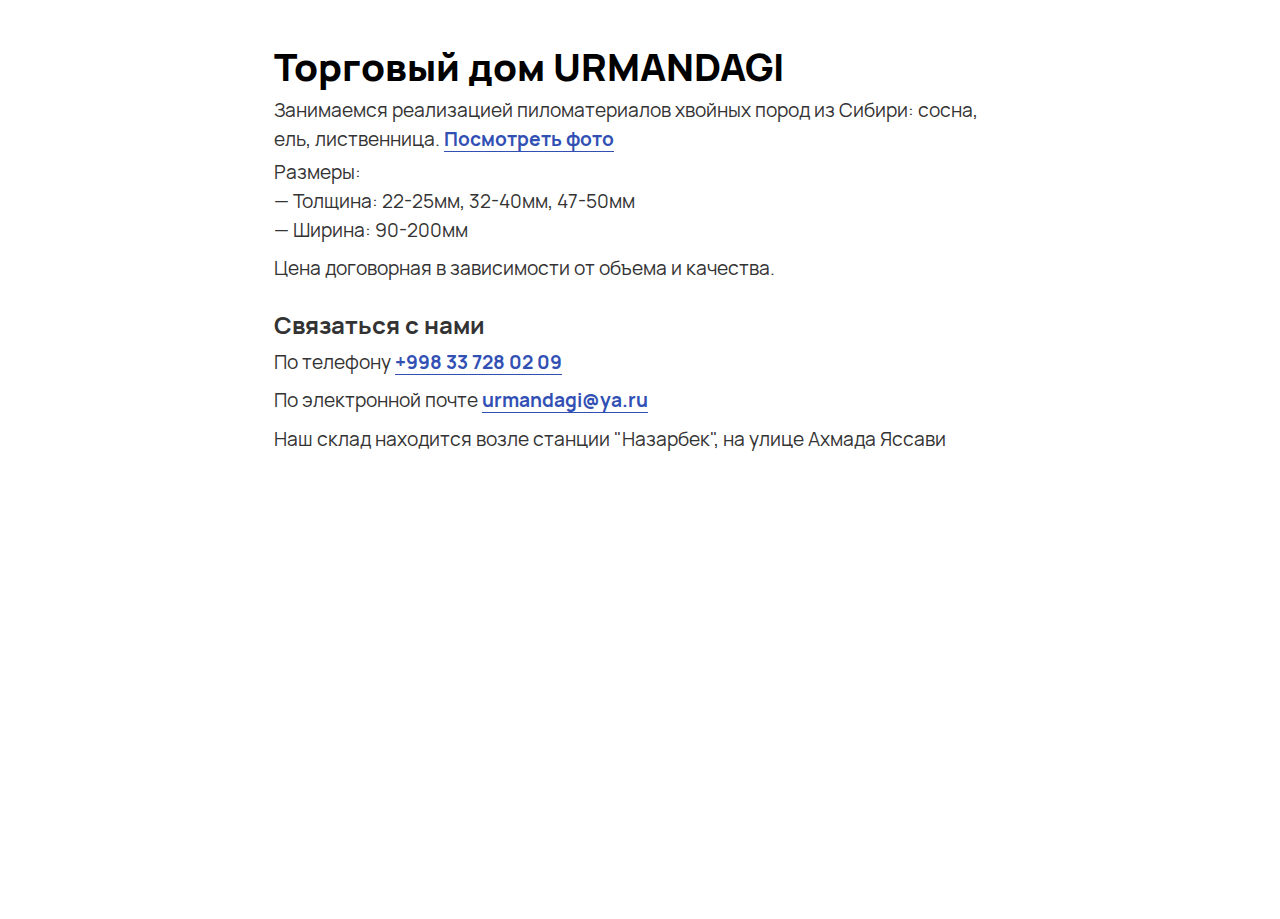
<file: index.html>
<!DOCTYPE html>
<html lang="en">
<head>
  <meta charset="UTF-8">
  <meta http-equiv="X-UA-Compatible" content="ie=edge" />
  
  <title>URMANDAGI</title>

  <meta name="mobile-web-app-capable" content="yes" />
  <meta name="apple-mobile-web-app-capable" content="yes" />
  <meta name="application-name" content="URMANDAGI" />
  <meta name="apple-mobile-web-app-status-bar-style" content="#fff" />
  <meta name="apple-mobile-web-app-title" content="URMANDAGI" />
  <meta name="viewport" content="width=device-width, initial-scale=1.0">
  <meta name="description" content="Пиломатериалы хвойных пород из Сибири">

  <meta property="og:site_name" content="URMANDAGI"/>
  <meta property="og:description" content="Пиломатериалы хвойных пород из Сибири"/>
  <meta property="og:title" content="URMANDAGI">
  <meta property="og:type" content="profile">
  <meta property="og:url" content="https://urmandagi.com" />
  <meta property="og:image" content="graph-preview-en.jpg" />
  
  <script type="text/javascript" src="code.js"></script>
  <link rel="canonical" href="https://urmandagi.com" />
  <link rel="stylesheet" href="style.css">

  <link rel="shortcut icon" href="/favicons/favicon.ico" type="image/x-icon">
  <link rel="apple-touch-icon" sizes="57x57" href="/favicons/apple-icon-57x57.png">
  <link rel="apple-touch-icon" sizes="60x60" href="/favicons/apple-icon-60x60.png">
  <link rel="apple-touch-icon" sizes="72x72" href="/favicons/apple-icon-72x72.png">
  <link rel="apple-touch-icon" sizes="76x76" href="/favicons/apple-icon-76x76.png">
  <link rel="apple-touch-icon" sizes="114x114" href="/favicons/apple-icon-114x114.png">
  <link rel="apple-touch-icon" sizes="120x120" href="/favicons/apple-icon-120x120.png">
  <link rel="apple-touch-icon" sizes="144x144" href="/favicons/apple-icon-144x144.png">
  <link rel="apple-touch-icon" sizes="152x152" href="/favicons/apple-icon-152x152.png">
  <link rel="apple-touch-icon" sizes="180x180" href="/favicons/apple-icon-180x180.png">
  <link rel="icon" type="image/png" sizes="192x192"  href="/favicons/android-icon-192x192.png">
  <link rel="icon" type="image/png" sizes="32x32" href="/favicons/favicon-32x32.png">
  <link rel="icon" type="image/png" sizes="96x96" href="/favicons/favicon-96x96.png">
  <link rel="icon" type="image/png" sizes="16x16" href="/favicons/favicon-16x16.png">
  <link rel="manifest" href="/favicons/manifest.json">
  <meta name="msapplication-TileColor" content="#ffffff">
  <meta name="msapplication-TileImage" content="/favicons/ms-icon-144x144.png">

  <meta name="mobile-web-app-capable" content="yes" />
  <meta name="apple-mobile-web-app-capable" content="yes" />
  <meta name="apple-mobile-web-app-status-bar-style" content="black-translucent">

  <meta name="theme-color" content="#ffffff" media="(prefers-color-scheme: light)">
  <meta name="theme-color" content="#333333" media="(prefers-color-scheme: dark)">


</head>

<body>
  <svg id="fader"></svg>
  <script>fadeInPage();</script>
  
  <h1 id="Name">Торговый дом URMANDAGI</h1>
Занимаемся реализацией пиломатериалов хвойных пород из Сибири: сосна, ель, лиственница. <strong><a href="photo.html">Посмотреть фото</a></strong>

<p>Размеры: <br>
— Толщина: 22-25мм, 32-40мм, 47-50мм <br>
— Ширина: 90-200мм
</p>

<p>
  Цена договорная в зависимости от объема и качества.
</p>

<!--
  <h2 id="Interests">Interests</h2>
  Boon. Use. Philosophy. Morality. Ethics. Culture. Myth. Antiquity. Creation. Beauty. Good. Mind. Order. Human. Truth. Love. Symbolism. Thinking. Mastery. Meaning. Freedom. Justice. Silence. Search. Asceticism. Peace. Simplicity. Purity. Naturalness. Nature. Compassion. Harmony.
-->

  <h2 id="Contacts">Связаться с нами</h2>
<!--<a href="https://t.me/genrihgrigoryan">Telegram</a> . <a href="https://vk.com/genrihgrigoryan">VK</a> . <a href="mailto:iamgenrih@gmail.com">Email</a>
-->
  <p>По телефону <strong><a href="tel:+998337280209">+998 33 728 02 09</a></strong></p>
  <p>По электронной почте <strong><a href="mailto:urmandagi@ya.ru">urmandagi@ya.ru</a></strong></p>
  <p>
    Наш склад находится возле станции "Назарбек", на улице Ахмада Яссави
  </p>
  
  <iframe src="https://yandex.ru/map-widget/v1/?um=constructor%3A7288035ba6e67f3d208a3b219f1fa673372b2fddfcf8240ea940a74fd507b22e&amp;source=constructor" width="100%" height="400" frameborder="0"></iframe>  <br>
  <br>

<!--
  <footer>
    <div style="margin:4em auto; font-size: 18px; text-align:center;">
      <span class = "sans" style="padding:10px; cursor: pointer;" onclick="toggleTheme()">◐</span>
    </div>
  </footer>
  -->
</body>
</html>
</file>
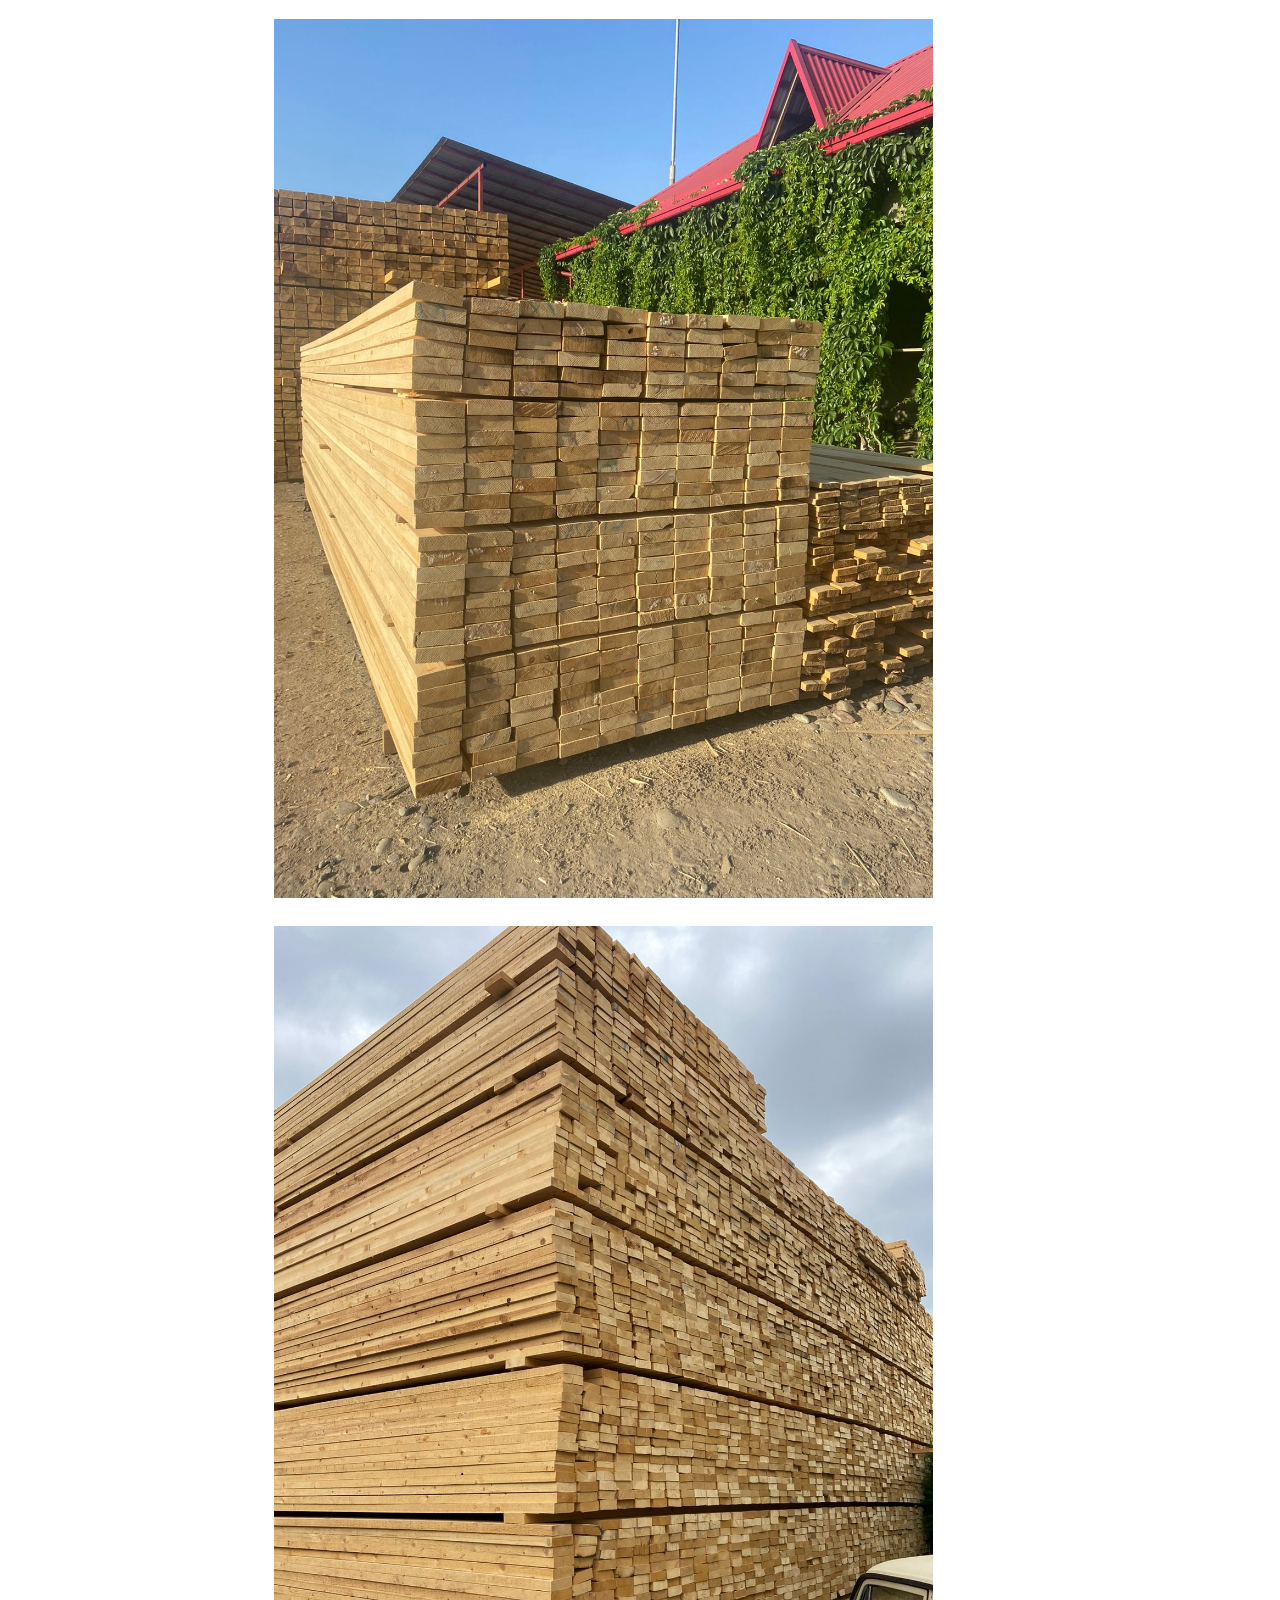
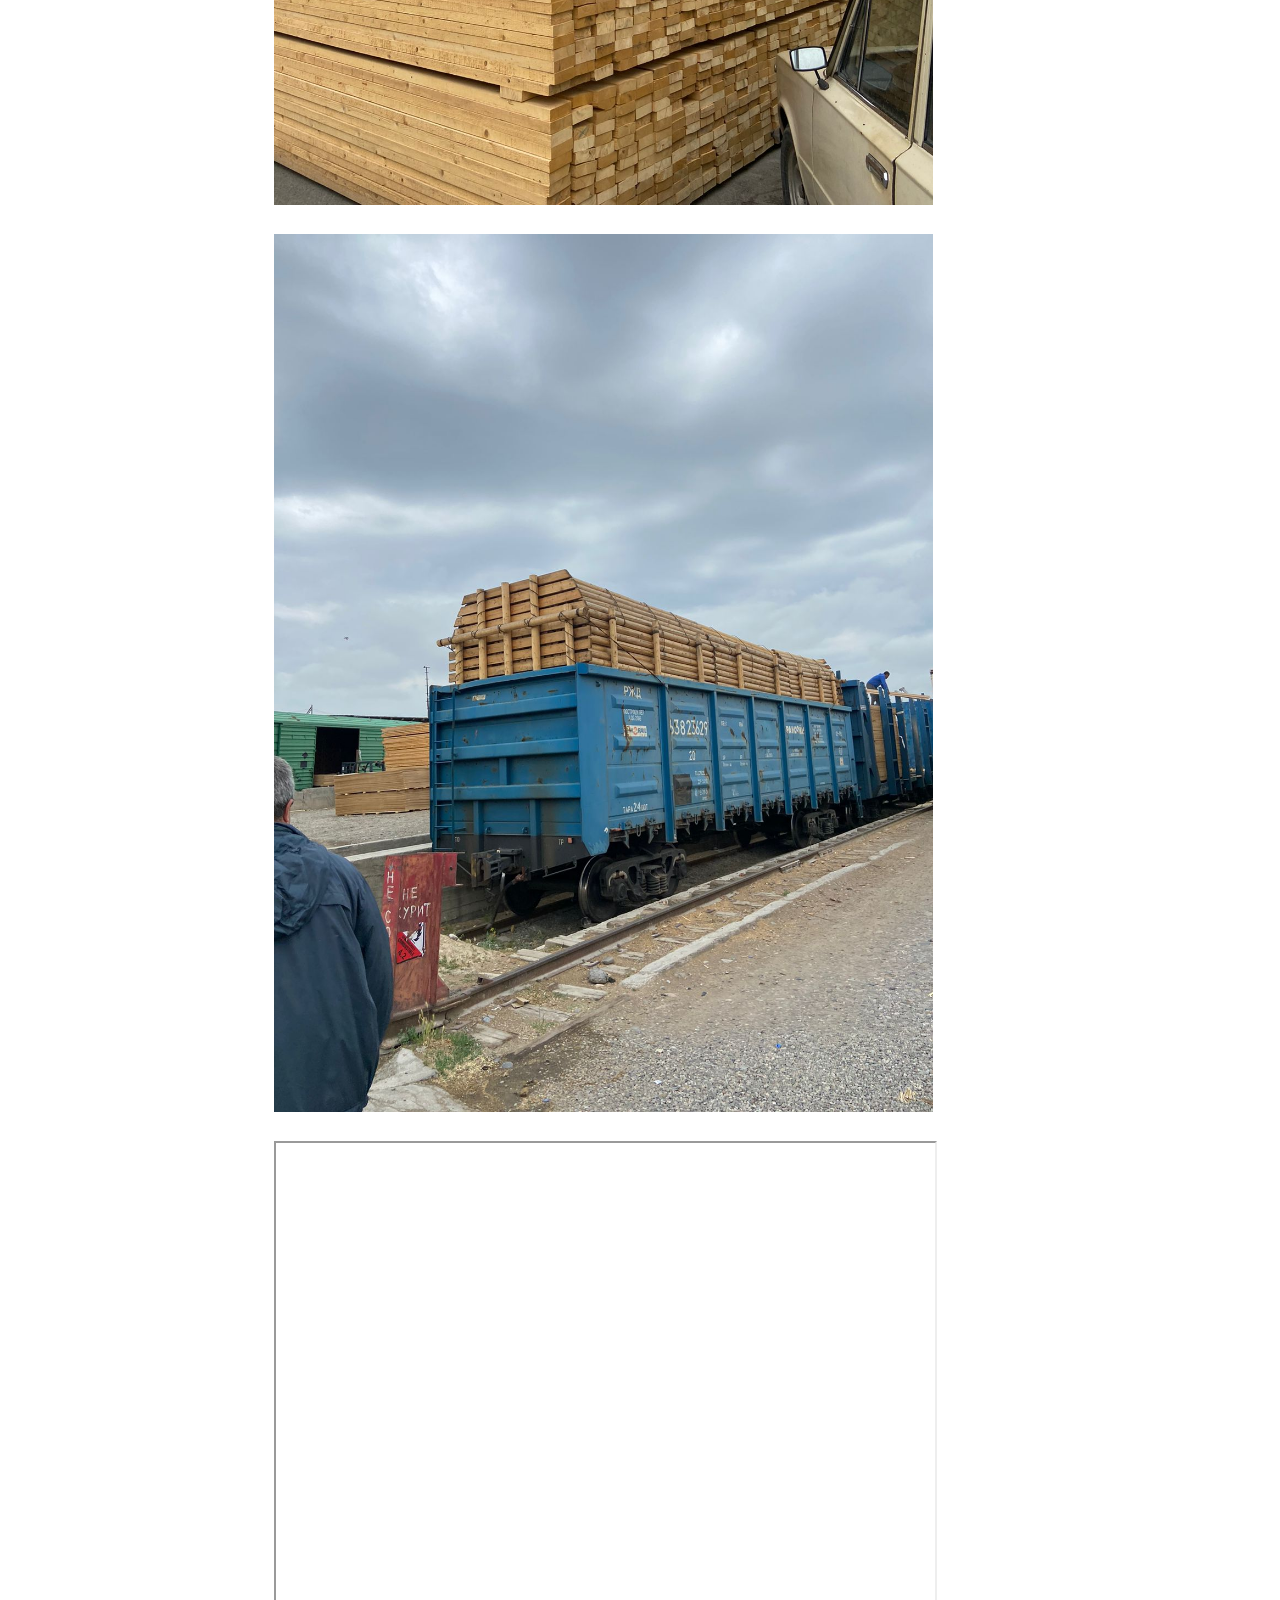
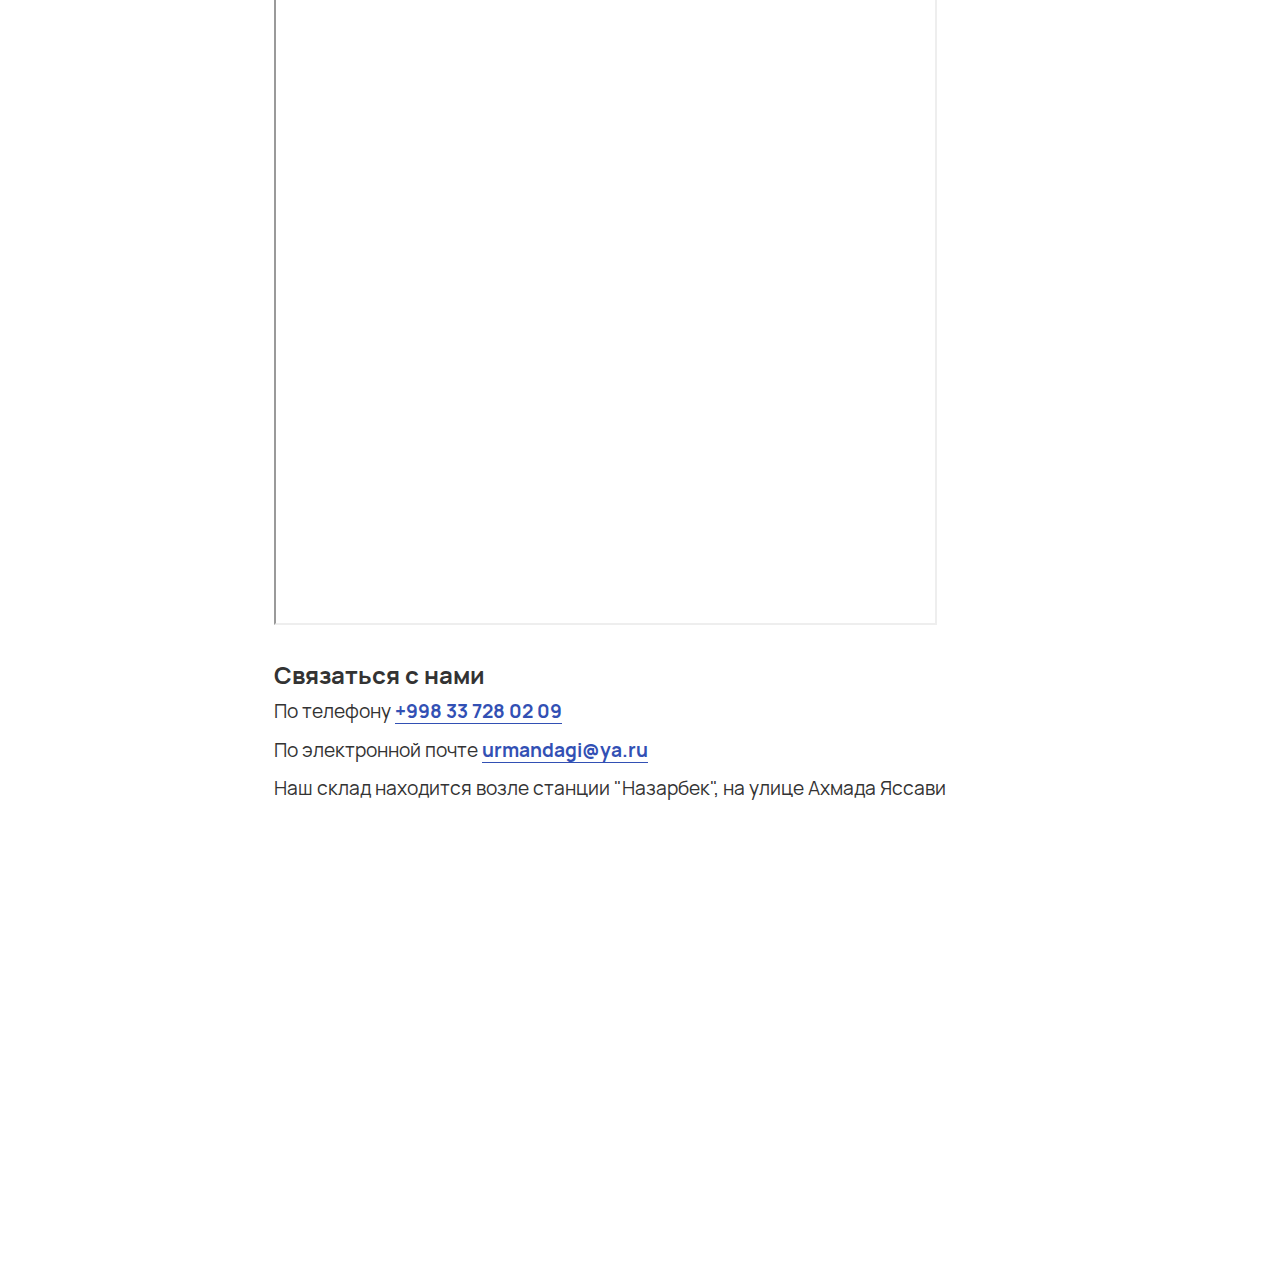
<file: photo.html>
<!DOCTYPE html>
<html lang="en">
<head>
  <meta charset="UTF-8">
  <meta http-equiv="X-UA-Compatible" content="ie=edge" />
  
  <title>URMANDAGI</title>

  <meta name="mobile-web-app-capable" content="yes" />
  <meta name="apple-mobile-web-app-capable" content="yes" />
  <meta name="application-name" content="URMANDAGI" />
  <meta name="apple-mobile-web-app-status-bar-style" content="#fff" />
  <meta name="apple-mobile-web-app-title" content="URMANDAGI" />
  <meta name="viewport" content="width=device-width, initial-scale=1.0">
  <meta name="description" content="Пиломатериалы хвойных пород из Сибири">

  <meta property="og:site_name" content="URMANDAGI"/>
  <meta property="og:description" content="Пиломатериалы хвойных пород из Сибири"/>
  <meta property="og:title" content="URMANDAGI">
  <meta property="og:type" content="profile">

  <link rel="stylesheet" href="style.css">

  <meta name="theme-color" content="#ffffff" media="(prefers-color-scheme: light)">
  <meta name="theme-color" content="#333333" media="(prefers-color-scheme: dark)">


</head>
<body>
    <img width="90%" src="images/im1.jpg">
    <br>
    <img width="90%" src="images/im2.jpg">
    <br>
    <img width="90%" src="images/im3.jpg">
    <br>
    <iframe width="90%" height="1080" src="https://youtube.com/embed/67Ma4QFsFJ0"></iframe>

    <br>
    <h2 id="Contacts">Связаться с нами</h2>
    <!--<a href="https://t.me/genrihgrigoryan">Telegram</a> . <a href="https://vk.com/genrihgrigoryan">VK</a> . <a href="mailto:iamgenrih@gmail.com">Email</a>
    -->
      <p>По телефону <strong><a href="tel:+998337280209">+998 33 728 02 09</a></strong></p>
      <p>По электронной почте <strong><a href="mailto:urmandagi@ya.ru">urmandagi@ya.ru</a></strong></p>
      <p>
        Наш склад находится возле станции "Назарбек", на улице Ахмада Яссави
      </p>
      
      <iframe src="https://yandex.ru/map-widget/v1/?um=constructor%3A7288035ba6e67f3d208a3b219f1fa673372b2fddfcf8240ea940a74fd507b22e&amp;source=constructor" width="100%" height="400" frameborder="0"></iframe>  <br>
      <br>
</body>
</html>
</file>
<file: style.css>
/*
@import url('https://fonts.googleapis.com/css2?family=Manrope:wght@200;300;400;500;600;700;800&display=swap');
*/
@font-face {
    font-family: Manrope;
    src: url(/assets/fonts/Manrope-ExtraLight.woff2) format("woff2");
    font-weight:200
}

@font-face {
    font-family: Manrope;
    src: url(/assets/fonts/Manrope-Light.woff2) format("woff2");
    font-weight:300
}

@font-face {
    font-family: Manrope;
    src: url(/assets/fonts/Manrope-Regular.woff2) format("woff2");
    font-weight:400
}

@font-face {
    font-family: Manrope;
    src: url(/assets/fonts/Manrope-Medium.woff2) format("woff2");
    font-weight:500
}

@font-face {
    font-family: Manrope;
    src: url(/assets/fonts/Manrope-SemiBold.woff2) format("woff2");
    font-weight:600
}

@font-face {
    font-family: Manrope;
    src: url(/assets/fonts/Manrope-Bold.woff2) format("woff2");
    font-weight:700
}

@font-face {
    font-family: Manrope;
    src: url(/assets/fonts/Manrope-ExtraBold.woff2) format("woff2");
    font-weight:800
}

:root {
    --secondary-color: #f0f0f0;
    --font-color: #333333;
    --code-color: #333333;
    --bg-color: #ffffff;
    --link-color: #3250b4;
    --deep-black: #000;
    --nav: #333333;
}

[data-theme="dark"] {
    --secondary-color: #646464;
    --font-color: #ffffff;
    --bg-color: #333333;
    --link-color:#dcb4ff;
    --code-color: #333333;
    --deep-black: #fff;
    --nav: #333333;
}

html { 
    font-family: Manrope, sans-serif;
    
    font-weight: 400;
    font-size: 1.2rem;
    line-height: 1.5; /* 160%; */

    -webkit-locale: ru;

    letter-spacing: normal;

    text-rendering: optimizeLegibility;
    -webkit-font-smoothing: antialiased;
    -webkit-overflow-scrolling: touch;
    scroll-behavior: smooth;
}


p{
    margin-block-start: 0.25em;
    margin-block-end: 0.5em;
}

body{
    background-color: var(--bg-color); /*  rgb(248, 248, 248);*/
    color: var(--font-color);
    min-width:320px;

    max-width: 732px;
    margin: auto;

    padding: 1em;

    margin-top: 0px;
    margin-bottom: 0px;
    
    opacity: 1;

    transition: all 0.5s ease-in-out;
}

  body.fade {
      opacity: 0;
      transition: all 0.5s ease-in-out;
  }


.dark-mode{
    color: var(--font-color);
    background-color: var(--bg-color); 
    transition: all 0.5s ease-in-out;
}
 
/*
h1,h2,h3,h4,h5,h6 {
    font-family: "Inter", sans-serif;
}
**/

h1{
    /* 
    text-align: center; 
    padding: 0.5em;
    */


    text-align: left; 
    margin-top: .75em;
    margin-bottom: 0.25em;
    font-weight: 800; 
    font-size:  2rem;

    line-height: 1;
    color: var(--deep-black);
    transition: all 0.5s ease-in-out;
}

h2, h3 {
    margin-block-start: 1em;
    margin-block-end: 0;
    opacity: 1;
}

h2 {font-weight: 700; font-size:  1.25rem;}
h3 {font-weight: 600; font-size:  1.15rem;}
h4 {font-weight: 500; font-size:  1.1rem;}
h5 {font-weight: 400; font-size:  1rem;}
h6 {font-weight: 400;}

a {
    color: var(--link-color);
    text-decoration:  underline; 
    text-underline-offset: 0.25em; 
    text-decoration-style: solid; 
    text-decoration-thickness: .75px;
    transition: color 0.5s ease-in-out;
}
a:hover{
    text-decoration: underline;
    text-decoration-thickness: .75px;
    text-decoration-style: dashed;
}

.nav-shape{
    fill: var(--font-color);
    transition: fill 0.5s ease-in-out;
}

svg{
    fill: inherit;
}

.internal-link {
    color: var(--font-color); 
    text-decoration:  underline; 
    text-underline-offset: 0.25em; 
    text-decoration-style: solid; 
    text-decoration-thickness: .75px;
}

h1 a.internal-link{
    color: var(--deep-black);
}



blockquote {
    background-color: transparent;
    /* border: solid 1px var(--secondary-color); */
    border-left: solid 4px var(--secondary-color);
    /*
    padding: 0.25em 16px 0.25em 16px;
    border-radius: 8px;
    */
    padding: 0em 0px 0em 16px;
    margin: 1em 0px 1em 0px;

    transition: border-color 0.5s ease-in-out;
}

mark{
background-color: var(--secondary-color);
padding: 3px 5px;
border-radius: 8px;

transition: all 0.5s ease-in-out;
}

.st{
    font-size: 17px;
    font-weight: 400;
    opacity: 0.8;
}

ul {
    padding-left: 0px; 
    margin-block-start: 0;
    margin-block-end: 0.5em;
}

li {
    list-style-position: inside;
    margin:0 0 5px 0;
}

hr {
    content: '';
    display: block;
    border: none;
    background: var(--secondary-color);;
    /*
    margin-top: 2em;
    margin-bottom: 2em;
    */
    margin-block-start: 1em;
    margin-block-end: 1em;    

    position: relative;
    height: 1px;

    transition: all 0.5s ease-in-out;
}


#tooltip-wrapper {
    background: var(--bg-color);
    padding: 1em;
    border: 1px solid var(--secondary-color);
    border-radius: 8px;
    overflow: hidden;
    position: absolute;
    width: 400px;
    height: 250px;
    font-size: 0.8em;
    box-shadow: 0 5px 10px rgba(0,0,0,0.1);
    opacity: 0;
    transition: opacity 100ms;
  }

  #tooltip-wrapper:after {
		content: "";
		position: absolute;
		z-index: 1;
		bottom: 0;
		left: 0;
		pointer-events: none;
		/* background-image: linear-gradient(to bottom, rgba(255,255,255, 0), rgba(255,255,255, 1) 90%); */
		width: 100%;
		height: 75px;
  }

  img {
    max-width: 100%;
    display: block;
    margin: 0px;
    max-height: 100%;
    padding: 0px;
  }

  #fader {
    position: fixed;
    top: 0;
    left: 0;
    width: 100%;
    height: 100%;
    z-index: 999999;
    pointer-events: none;
    background: var(--bg-color);
    animation-duration: 300ms;
    animation-timing-function: ease-in-out;
  }

  @keyframes fade-out {
    from { opacity: 1 }
      to { opacity: 0 }
}

@keyframes fade-in {
    from { opacity: 0 }
      to { opacity: 1 }
}

#fader.fade-out {
    opacity: 0;
    animation-name: fade-out;
}

#fader.fade-in {
    opacity: 1;
    animation-name: fade-in;
}

.desc{
    text-align: center; 
    /*opacity: 0.5;*/
    padding-bottom: 1em;
}

svg g, path, rect{
  fill: var(--font-color);
  transition: all 0.5s ease-in-out;
}

/*
@media only screen and (max-width: 768px){

    html {
        font-size: 1.1rem;
    }

}
*/

@media (prefers-color-scheme: light) {
    :root {
        --secondary-color: #f0f0f0;
        --font-color: #333333;
        --code-color: #333333;
        --bg-color: #ffffff;
        --link-color: #3250b4;
        --deep-black: #000;
        --nav: #f0f0f0;
    }
}

/* Dark mode */
@media (prefers-color-scheme: dark) {
    :root {
        --secondary-color: #646464;
        --font-color: #ffffff;
        --bg-color: #333333;
        --link-color:#dcb4ff;
        --code-color: #333333;
        --deep-black: #fff;
        --nav: #212121;
    }
}
</file>
